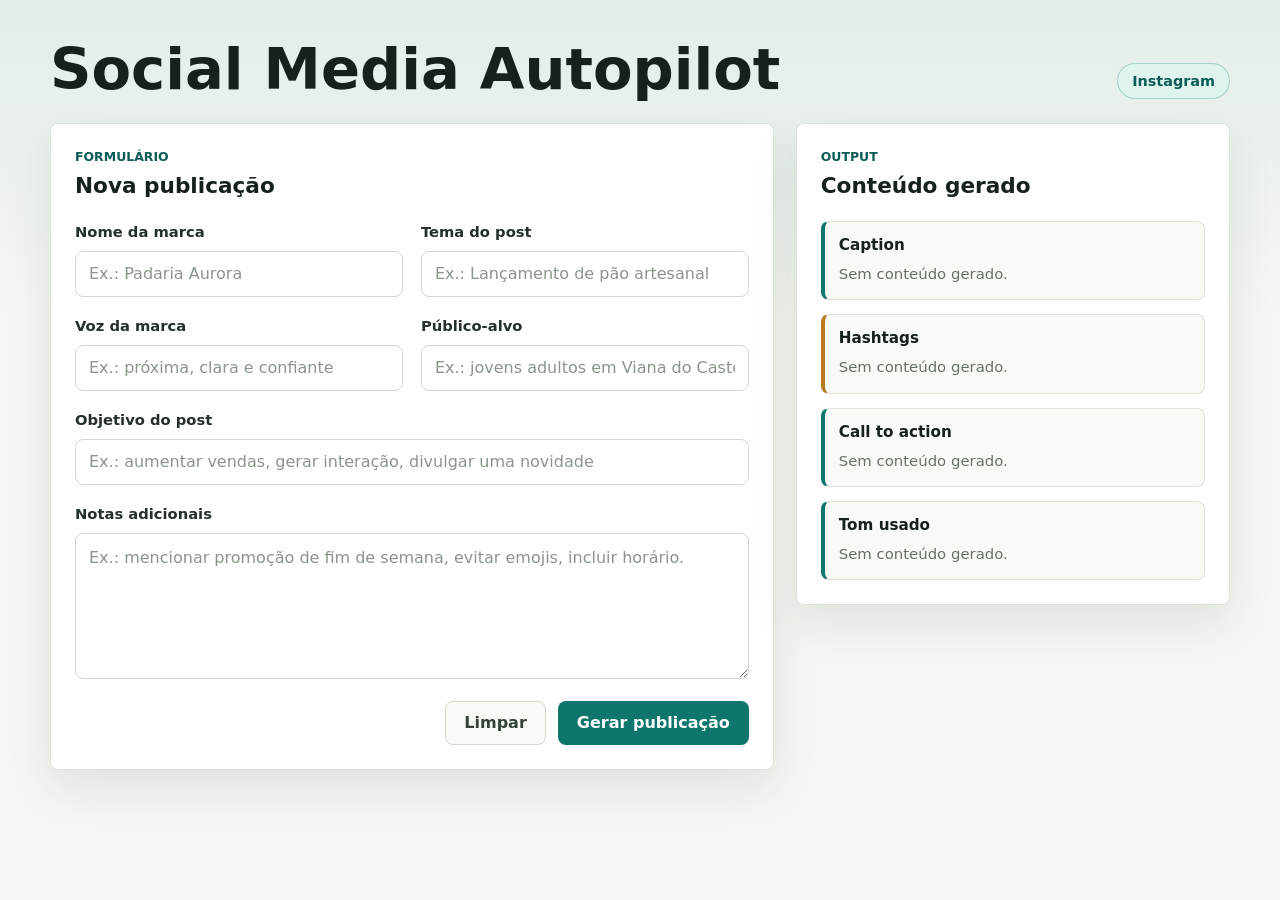
<file: index.html>
<!doctype html>
<html lang="pt-PT">
  <head>
    <meta charset="UTF-8" />
    <meta name="viewport" content="width=device-width, initial-scale=1.0" />
    <title>Social Media Autopilot</title>
    <link rel="stylesheet" href="styles.css" />
  </head>
  <body>
    <main class="app-shell">
      <header class="app-header">
        <div>
          <h1>Social Media Autopilot</h1>
        </div>
        <span class="status-badge">Instagram</span>
      </header>

      <div class="workspace">
        <section class="panel form-panel" aria-labelledby="form-title">
          <div class="section-heading">
            <p class="eyebrow">Formulário</p>
            <h2 id="form-title">Nova publicação</h2>
          </div>

          <form id="campaign-form" class="campaign-form" action="#" method="post">
            <div class="field">
              <label for="brand_name">Nome da marca</label>
              <input
                id="brand_name"
                name="brand_name"
                type="text"
                placeholder="Ex.: Padaria Aurora"
                autocomplete="organization"
                required
              />
            </div>

            <div class="field">
              <label for="topic">Tema do post</label>
              <input
                id="topic"
                name="topic"
                type="text"
                placeholder="Ex.: Lançamento de pão artesanal"
                required
              />
            </div>

            <div class="field">
              <label for="brand_voice">Voz da marca</label>
              <input
                id="brand_voice"
                name="brand_voice"
                type="text"
                placeholder="Ex.: próxima, clara e confiante"
                required
              />
            </div>

            <div class="field">
              <label for="target_audience">Público-alvo</label>
              <input
                id="target_audience"
                name="target_audience"
                type="text"
                placeholder="Ex.: jovens adultos em Viana do Castelo"
                required
              />
            </div>

            <div class="field field-full">
              <label for="objective">Objetivo do post</label>
              <input
                id="objective"
                name="objective"
                type="text"
                placeholder="Ex.: aumentar vendas, gerar interação, divulgar uma novidade"
                required
              />
            </div>

            <div class="field field-full">
              <label for="extra_notes">Notas adicionais</label>
              <textarea
                id="extra_notes"
                name="extra_notes"
                rows="5"
                placeholder="Ex.: mencionar promoção de fim de semana, evitar emojis, incluir horário."
              ></textarea>
            </div>

            <div class="form-actions field-full">
              <button class="button button-secondary" type="reset">Limpar</button>
              <button
                id="generate-button"
                class="button button-primary"
                type="submit"
              >
                Gerar publicação
              </button>
            </div>
          </form>
        </section>

        <aside class="panel output-panel" aria-labelledby="output-title">
          <div class="section-heading">
            <p class="eyebrow">Output</p>
            <h2 id="output-title">Conteúdo gerado</h2>
          </div>

          <div class="result-list" aria-live="polite">
            <article class="result-block">
              <h3>Caption</h3>
              <p id="caption-output">Sem conteúdo gerado.</p>
            </article>

            <article class="result-block">
              <h3>Hashtags</h3>
              <p id="hashtags-output">Sem conteúdo gerado.</p>
            </article>

            <article class="result-block">
              <h3>Call to action</h3>
              <p id="cta-output">Sem conteúdo gerado.</p>
            </article>

            <article class="result-block">
              <h3>Tom usado</h3>
              <p id="tone-output">Sem conteúdo gerado.</p>
            </article>
          </div>
        </aside>
      </div>
    </main>

    <script>
      const apiUrl =
        window.location.protocol === "file:"
          ? "http://127.0.0.1:8000/api/generate-post"
          : "/api/generate-post";

      const form = document.querySelector("#campaign-form");
      const button = document.querySelector("#generate-button");

      const outputs = {
        caption: document.querySelector("#caption-output"),
        hashtags: document.querySelector("#hashtags-output"),
        cta: document.querySelector("#cta-output"),
        tone: document.querySelector("#tone-output"),
      };

      const emptyText = "Sem conteúdo gerado.";

      function setOutput(content = {}) {
        outputs.caption.textContent = content.caption || emptyText;
        outputs.hashtags.textContent = content.hashtags?.join(" ") || emptyText;
        outputs.cta.textContent = content.call_to_action || emptyText;
        outputs.tone.textContent = content.tone_used || emptyText;
      }

      form.addEventListener("submit", async (event) => {
        event.preventDefault();

        const payload = Object.fromEntries(new FormData(form).entries());

        button.disabled = true;
        button.textContent = "A gerar...";

        try {
          const response = await fetch(apiUrl, {
            method: "POST",
            headers: {
              "Content-Type": "application/json",
            },
            body: JSON.stringify(payload),
          });

          const data = await response.json();

          if (!response.ok) {
            throw new Error(data.detail || "Não foi possível gerar o conteúdo.");
          }

          setOutput(data);
        } catch (error) {
          alert(error.message);
        } finally {
          button.disabled = false;
          button.textContent = "Gerar publicação";
        }
      });

      form.addEventListener("reset", () => {
        setTimeout(() => setOutput(), 0);
      });
    </script>
  </body>
</html>
</file>
<file: styles.css>
:root {
  --bg: #f5f7f2;
  --surface: #ffffff;
  --surface-soft: #f8faf6;
  --text: #17211c;
  --muted: #657167;
  --line: #dce4da;
  --accent: #0f766e;
  --accent-strong: #0a5d57;
  --accent-soft: #dff3ef;
  --warning: #b7791f;
  --shadow: 0 18px 45px rgba(30, 45, 38, 0.1);
}

* {
  box-sizing: border-box;
}

html {
  min-height: 100%;
}

body {
  min-height: 100%;
  margin: 0;
  background:
    linear-gradient(180deg, rgba(15, 118, 110, 0.08), transparent 320px),
    var(--bg);
  color: var(--text);
  font-family:
    Inter, ui-sans-serif, system-ui, -apple-system, BlinkMacSystemFont, "Segoe UI",
    sans-serif;
  line-height: 1.5;
}

button,
input,
select,
textarea {
  font: inherit;
}

.app-shell {
  width: min(1180px, calc(100% - 32px));
  margin: 0 auto;
  padding: 40px 0;
}

.app-header {
  display: flex;
  align-items: flex-end;
  justify-content: space-between;
  gap: 24px;
  margin-bottom: 24px;
}

.eyebrow {
  margin: 0 0 6px;
  color: var(--accent-strong);
  font-size: 0.78rem;
  font-weight: 800;
  letter-spacing: 0;
  text-transform: uppercase;
}

h1,
h2,
h3,
p {
  overflow-wrap: anywhere;
}

h1 {
  margin: 0;
  font-size: 3.6rem;
  line-height: 1.03;
}

h2 {
  margin: 0;
  font-size: 1.35rem;
  line-height: 1.2;
}

h3 {
  margin: 0 0 8px;
  font-size: 0.95rem;
  line-height: 1.25;
}

.status-badge {
  display: inline-flex;
  align-items: center;
  min-height: 36px;
  padding: 0 14px;
  border: 1px solid rgba(15, 118, 110, 0.28);
  border-radius: 999px;
  background: var(--accent-soft);
  color: var(--accent-strong);
  font-size: 0.9rem;
  font-weight: 700;
  white-space: nowrap;
}

.workspace {
  display: grid;
  grid-template-columns: minmax(0, 1.25fr) minmax(320px, 0.75fr);
  gap: 22px;
  align-items: start;
}

.panel {
  border: 1px solid var(--line);
  border-radius: 8px;
  background: rgba(255, 255, 255, 0.94);
  box-shadow: var(--shadow);
}

.form-panel,
.output-panel {
  padding: 24px;
}

.section-heading {
  margin-bottom: 22px;
}

.campaign-form {
  display: grid;
  grid-template-columns: repeat(2, minmax(0, 1fr));
  gap: 18px;
}

.field {
  display: grid;
  gap: 8px;
}

.field-full {
  grid-column: 1 / -1;
}

label {
  color: #253128;
  font-size: 0.92rem;
  font-weight: 750;
}

input,
select,
textarea {
  width: 100%;
  border: 1px solid #cfd9cd;
  border-radius: 8px;
  background: var(--surface);
  color: var(--text);
  outline: none;
  transition:
    border-color 150ms ease,
    box-shadow 150ms ease,
    background-color 150ms ease;
}

input,
select {
  min-height: 46px;
  padding: 0 13px;
}

textarea {
  min-height: 132px;
  resize: vertical;
  padding: 12px 13px;
}

input::placeholder,
textarea::placeholder {
  color: #8a958a;
}

input:focus,
select:focus,
textarea:focus {
  border-color: var(--accent);
  box-shadow: 0 0 0 4px rgba(15, 118, 110, 0.13);
}

.form-actions {
  display: flex;
  justify-content: flex-end;
  gap: 12px;
  padding-top: 4px;
}

.button {
  min-height: 44px;
  border: 1px solid transparent;
  border-radius: 8px;
  padding: 0 18px;
  cursor: pointer;
  font-weight: 800;
  transition:
    transform 150ms ease,
    border-color 150ms ease,
    background-color 150ms ease;
}

.button:hover {
  transform: translateY(-1px);
}

.button-primary {
  background: var(--accent);
  color: #ffffff;
}

.button-primary:hover {
  background: var(--accent-strong);
}

.button-secondary {
  border-color: #cfd9cd;
  background: var(--surface-soft);
  color: #344238;
}

.button-secondary:hover {
  border-color: var(--accent);
}

.output-panel {
  position: sticky;
  top: 18px;
}

.result-list {
  display: grid;
  gap: 14px;
}

.result-block {
  border: 1px solid var(--line);
  border-left: 4px solid var(--accent);
  border-radius: 8px;
  background: var(--surface-soft);
  padding: 14px;
}

.result-block:nth-child(2) {
  border-left-color: var(--warning);
}

.result-block p {
  margin: 0;
  color: var(--muted);
  font-size: 0.93rem;
}

@media (max-width: 860px) {
  .workspace {
    grid-template-columns: 1fr;
  }

  .output-panel {
    position: static;
  }
}

@media (max-width: 620px) {
  .app-shell {
    width: min(100% - 24px, 1180px);
    padding: 24px 0;
  }

  .app-header {
    align-items: flex-start;
    flex-direction: column;
    gap: 14px;
  }

  h1 {
    font-size: 2.35rem;
  }

  .form-panel,
  .output-panel {
    padding: 18px;
  }

  .campaign-form {
    grid-template-columns: 1fr;
  }

  .form-actions {
    flex-direction: column-reverse;
  }

  .button {
    width: 100%;
  }
}
</file>
